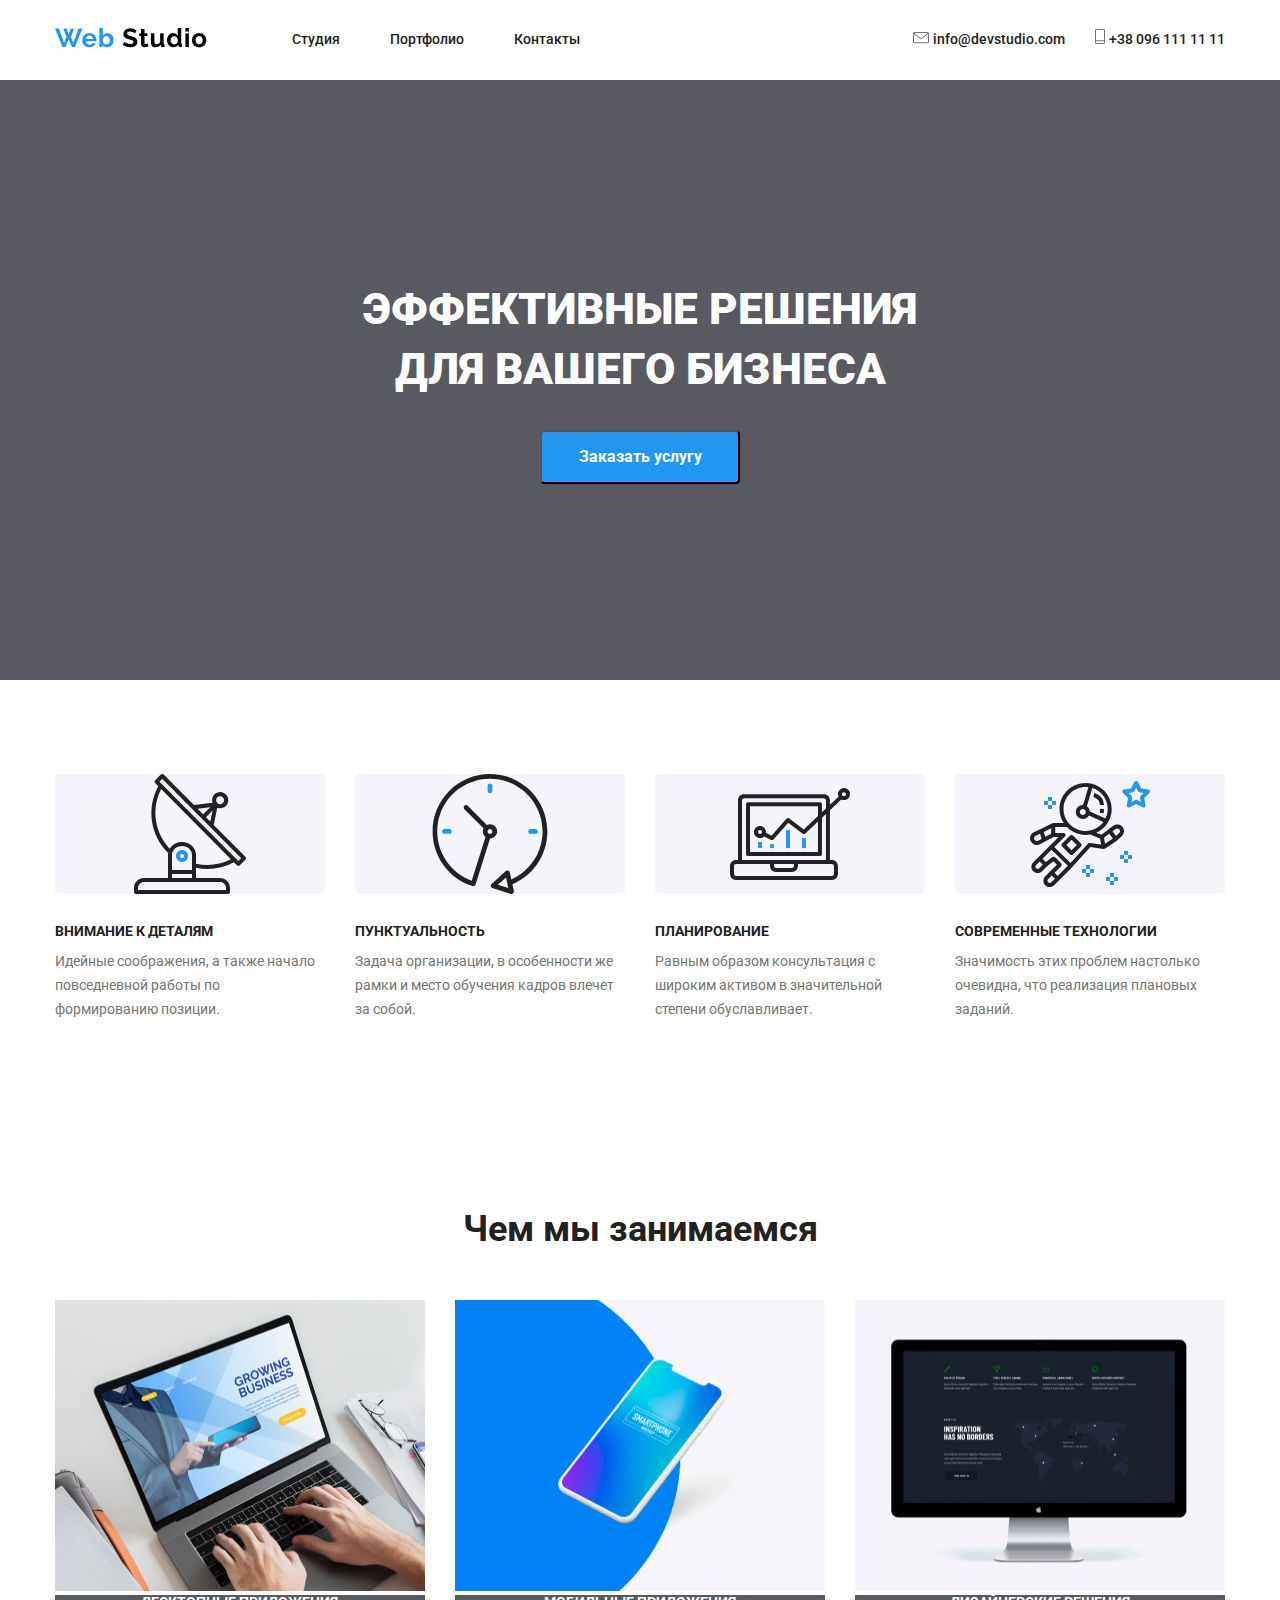
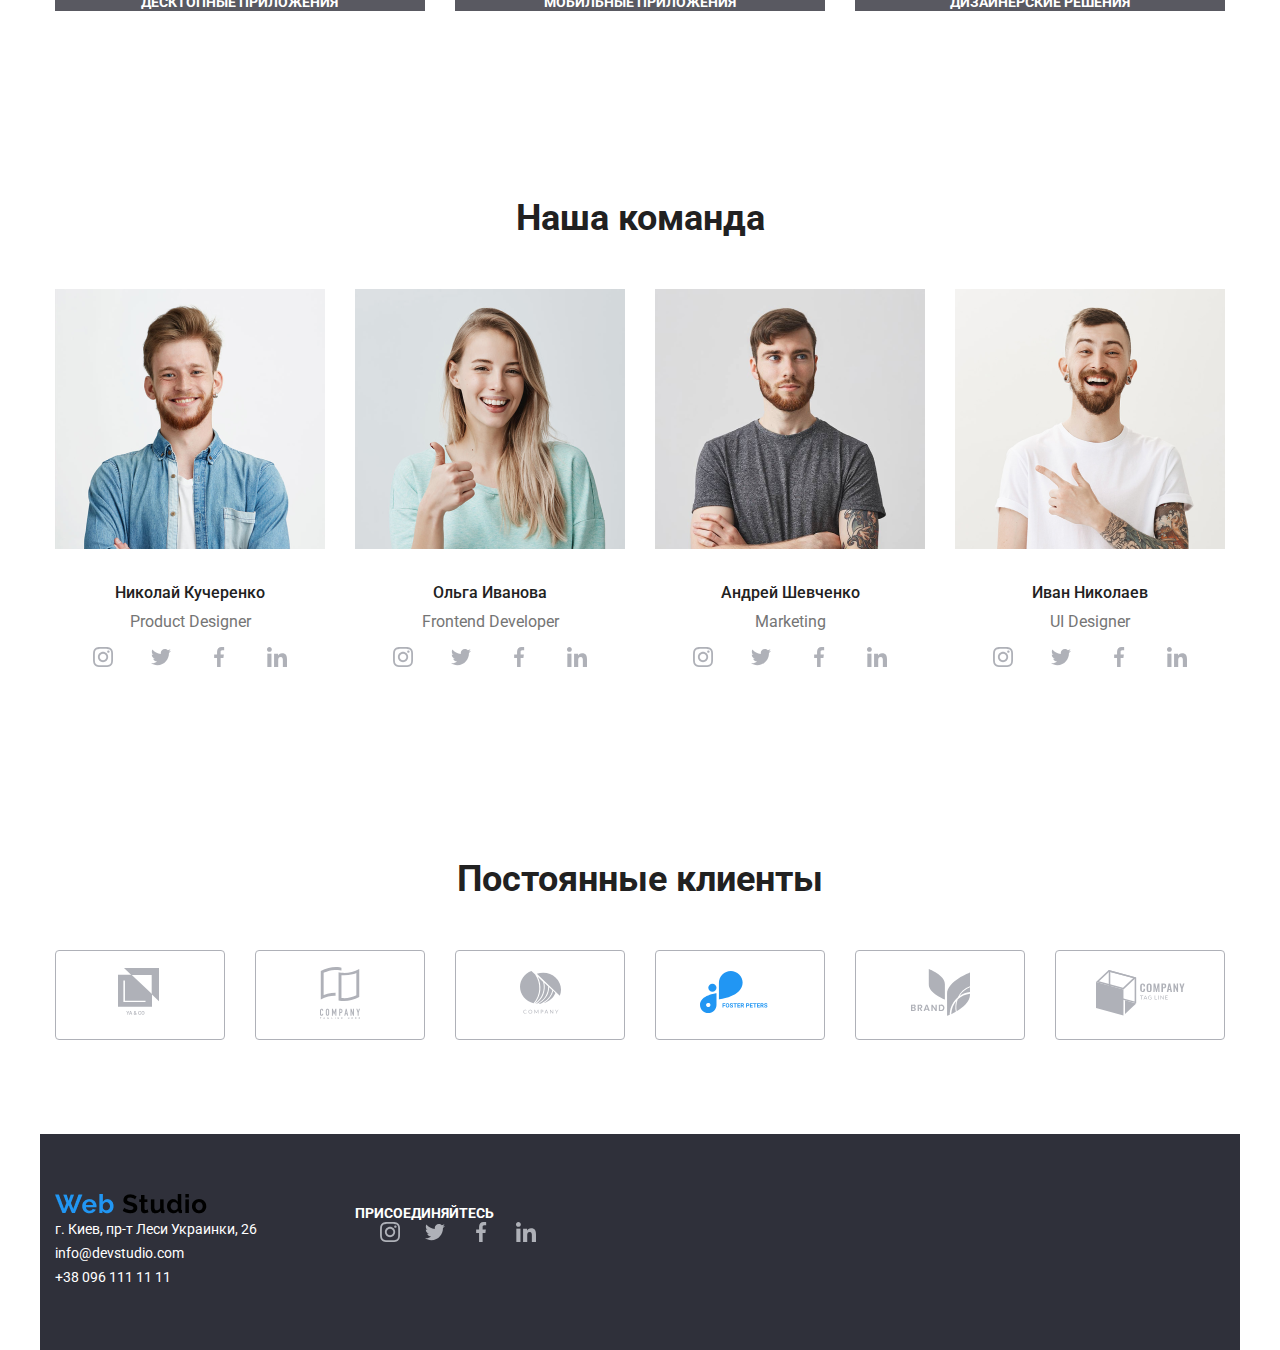
<file: index.html>
<!DOCTYPE html>
<html lang="ru">
  <head>
    <meta charset="UTF-8" />
    <meta name="viewport" content="width=device-width, initial-scale=1.0" />
    <title>Web Studio</title>
    <link
      href="https://fonts.googleapis.com/css2?family=Roboto:wght@400;500;700&display=swap"
      rel="stylesheet"
    />
    <link rel="stylesheet" href="./CSS/normalize.css" />
    <link rel="stylesheet" href="./CSS/styles.css" />
    <style>
      li {
        list-style-type: none;
      }
    </style>
  </head>
  <body>
    <!--НАВИГАЦИЯ/ЛОГО/КОНТАКТЫ-->
    <header class="header">
      <div class="main-nav container">
        <div class="main-list">
          <nav class="nav-menu">
            <a class="logo" href="./index.html" aria-label="Логотип">
              <img src="./Images/Logo/WebStudio.png" alt="Логотип" />
            </a>
            <ul class="nav-list">
              <li class="item">
                <a class="link" href="">Студия</a>
              </li>
              <li class="item">
                <a class="link" href="portfolio.html">Портфолио</a>
              </li>
              <li class="item">
                <a class="link" href="">Контакты</a>
              </li>
            </ul>
          </nav>
        </div>
        <div class="utils-menu">
          <ul class="utils">
            <li class="item">
              <img
                class="icon"
                src="./Images/Icons/mail.svg"
                alt="иконка почты"
              />
              <a class="link" href="mailto:info@devstudio.com"
                >info@devstudio.com</a
              >
            </li>
            <li class="item">
              <img
                class="icon"
                src="./Images/Icons/phone.svg"
                alt="иконка телефона"
              />
              <a class="link" href="tel:+380961111111">+38 096 111 11 11</a>
            </li>
          </ul>
        </div>
      </div>
    </header>
    <main>
      <!--HERO секция-->
      <section class="hero-box">
        <h1 class="hero-title">
          Эффективные решения <br />
          для вашего бизнеса
        </h1>
        <button type="button" class="btn">Заказать услугу</button>
      </section>
      <!--О НАС-->
      <section>
        <div class="container">
          <ul class="aboutus">
            <li class="list">
              <div class="image">
                <img src="./Images/Icons/antenna.svg" alt="Антенна" />
              </div>

              <h3 class="headline">Внимание к деталям</h3>
              <p class="text">
                Идейные соображения, а также начало повседневной работы по
                формированию позиции.
              </p>
            </li>
            <li class="list">
              <div class="image">
                <img src="./Images/Icons/clock.svg" alt="Часы" />
              </div>

              <h3 class="headline">Пунктуальность</h3>
              <p class="text">
                Задача организации, в особенности же рамки и место обучения
                кадров влечет за собой.
              </p>
            </li>
            <li class="list">
              <div class="image">
                <img src="./Images/Icons/diagram.svg" alt="Диаграмма" />
              </div>

              <h3 class="headline">Планирование</h3>
              <p class="text">
                Равным образом консультация с широким активом в значительной
                степени обуславливает.
              </p>
            </li>
            <li class="list">
              <div class="image">
                <img src="./Images/Icons/astronaut.svg" alt="Астронавт" />
              </div>
              <h3 class="headline">
                Современные технологии
              </h3>
              <p class="text">
                Значимость этих проблем настолько очевидна, что реализация
                плановых заданий.
              </p>
            </li>
          </ul>
        </div>
      </section>
      <!--Чем мы занимаемся-->
      <section class="container">
        <div>
          <h2 class="subtitle">Чем мы занимаемся</h2>
          <ul class="description">
            <li class="link">
              <img
                src="./Images/Foto/notebook.png"
                alt="ноутбук"
                width="370"
                height="291"
              />
              <p class="text">Десктопные приложения</p>
            </li>
            <li class="link">
              <img
                src="./Images/Foto/phone.png"
                alt="Мобильный телефон"
                width="370"
                height="291"
              />
              <p class="text">Мобильные приложения</p>
            </li>
            <li class="link">
              <img
                src="./Images/Foto/pc.png"
                alt="Персональный компьютер"
                width="370"
                height="291"
              />
              <p class="text">Дизайнерские решения</p>
            </li>
          </ul>
        </div>
      </section>
      <!--Наша команда-->
      <section class="container">
        <div class="team-main">
          <h2 class="subtitle">Наша команда</h2>
          <ul class="team">
            <li class="list">
              <img
                class="team-photo"
                src="./Images/Foto/img1.jpg"
                alt="Дизанер студии"
                width="270"
                height="260"
              />
              <h3 class="member">Николай Кучеренко</h3>
              <p class="position">Product Designer</p>
              <ul class="social-logo">
                <li class="items">
                  <a class="link" href="" lang="en">
                    <img
                      src="./Images/Logo/instagram.svg"
                      alt="Иконка инстаграмм"
                    />
                  </a>
                </li>
                <li class="">
                  <a class="" href="" lang="en">
                    <img src="./Images/Logo/twitter.svg" alt="Иконка твиттер" />
                  </a>
                </li>
                <li class="">
                  <a class="" href="" lang="en">
                    <img
                      src="./Images/Logo/facebook.svg"
                      alt="Иконка фэйсбук"
                    />
                  </a>
                </li>
                <li class="">
                  <a class="" href="" lang="en">
                    <img
                      src="./Images/Logo/linkedin.svg"
                      alt="Иконка линкедин"
                    />
                  </a>
                </li>
              </ul>
            </li>
            <li class="list">
              <img
                class="team-photo"
                src="./Images/Foto/img2.png"
                alt="Дизанер студии"
                width="270"
                height="260"
              />
              <h3 class="member">Ольга Иванова</h3>
              <p class="position">Frontend Developer</p>
              <ul class="social-logo">
                <li class="items">
                  <a class="link" href="" lang="en">
                    <img
                      src="./Images/Logo/instagram.svg"
                      alt="Иконка инстаграмм"
                    />
                  </a>
                </li>
                <li class="logo-items">
                  <a class="logo-link" href="" lang="en">
                    <img src="./Images/Logo/twitter.svg" alt="Иконка твиттер" />
                  </a>
                </li>
                <li class="logo-items">
                  <a class="logo-link" href="" lang="en">
                    <img
                      src="./Images/Logo/facebook.svg"
                      alt="Иконка фэйсбук"
                    />
                  </a>
                </li>
                <li class="logo-items">
                  <a class="logo-link" href="" lang="en">
                    <img
                      src="./Images/Logo/linkedin.svg"
                      alt="Иконка линкедин"
                    />
                  </a>
                </li>
              </ul>
            </li>
            <li class="list">
              <img
                class="team-photo"
                src="./Images/Foto/img3.png"
                alt="Сотрудник маркетинга"
                width="270"
                height="260"
              />
              <h3 class="member">Андрей Шевченко</h3>
              <p class="position">Marketing</p>
              <ul class="social-logo">
                <li class="logo-items">
                  <a class="logo-link" href="" lang="en">
                    <img
                      src="./Images/Logo/instagram.svg"
                      alt="Иконка инстаграмм"
                    />
                  </a>
                </li>
                <li class="logo-items">
                  <a class="logo-link" href="" lang="en">
                    <img src="./Images/Logo/twitter.svg" alt="Иконка твиттер" />
                  </a>
                </li>
                <li class="logo-items">
                  <a class="logo-link" href="" lang="en">
                    <img
                      src="./Images/Logo/facebook.svg"
                      alt="Иконка фэйсбук"
                    />
                  </a>
                </li>
                <li class="logo-items">
                  <a class="logo-link" href="" lang="en">
                    <img
                      src="./Images/Logo/linkedin.svg"
                      alt="Иконка линкедин"
                    />
                  </a>
                </li>
              </ul>
            </li>
            <li class="list">
              <img
                class="team-photo"
                src="./Images/Foto/img4.png"
                alt="Дизанер студии"
                width="270"
                height="260"
              />
              <h3 class="member">Иван Николаев</h3>
              <p class="position">UI Designer</p>
              <ul class="social-logo">
                <li class="logo-items">
                  <a class="logo-link" href="" lang="en">
                    <img
                      src="./Images/Logo/instagram.svg"
                      alt="Иконка инстаграмм"
                    />
                  </a>
                </li>
                <li class="logo-items">
                  <a class="logo-link" href="" lang="en">
                    <img src="./Images/Logo/twitter.svg" alt="Иконка твиттер" />
                  </a>
                </li>
                <li class="logo-items">
                  <a class="logo-link" href="" lang="en">
                    <img
                      src="./Images/Logo/facebook.svg"
                      alt="Иконка фэйсбук"
                    />
                  </a>
                </li>
                <li class="logo-items">
                  <a class="logo-link" href="" lang="en">
                    <img
                      src="./Images/Logo/linkedin.svg"
                      alt="Иконка линкедин"
                    />
                  </a>
                </li>
              </ul>
            </li>
          </ul>
        </div>
      </section>
      <!--Постоянные клиенты-->
      <section class="container">
        <div>
          <h2 class="subtitle">Постоянные клиенты</h2>
          <ul class="clients">
            <li class="list">
              <a href="">
                <img src="./Images/Logo/logo1.svg" alt="Логотип"
              /></a>
            </li>
            <li class="list">
              <a href=""><img src="./Images/Logo/logo2.svg" alt="Логотип" /></a>
            </li>
            <li class="list">
              <a href=""><img src="./Images/Logo/logo3.svg" alt="Логотип" /></a>
            </li>
            <li class="list">
              <a href=""><img src="./Images/Logo/logo4.svg" alt="Логотип" /></a>
            </li>
            <li class="list">
              <a href=""><img src="./Images/Logo/logo5.svg" alt="Логотип" /></a>
            </li>
            <li class="list">
              <a href=""><img src="./Images/Logo/logo6.svg" alt="Логотип" /></a>
            </li>
          </ul>
        </div>
      </section>
    </main>
    <footer class="footer container">
      <div class="footer-nav">
        <span class="logo-footer">
          <a href="./index.html" aria-label="Логотип">
            <img src="./Images/Logo/WebStudio.png" alt="Логотип" />
          </a>
        </span>
        <ul class="utils">
          <li class="list">
            <address>
              <a
                class="link"
                href="https://goo.gl/maps/ohNwmJK8hDvbEnQ19"
                target="_blank"
                >г. Киев, пр-т Леси Украинки, 26</a
              >
            </address>
          </li>
          <li>
            <address>
              <a class="link" href="mailto:info@devstudio.com"
                >info@devstudio.com</a
              >
            </address>
          </li>
          <li>
            <address>
              <a class="link" href="tel:+380961111111">+38 096 111 11 11</a>
            </address>
          </li>
        </ul>
      </div>
      <div class="footer-join">
        <p class="join">Присоединяйтесь</p>
        <ul class="social-logo">
          <li class="list">
            <a class="link" href="" lang="en">
              <img src="./Images/Logo/instagram.svg" alt="Иконка инстаграмм" />
            </a>
          </li>
          <li class="">
            <a class="link" href="" lang="en">
              <img src="./Images/Logo/twitter.svg" alt="Иконка твиттер" />
            </a>
          </li>
          <li class="">
            <a class="link" href="" lang="en">
              <img src="./Images/Logo/facebook.svg" alt="Иконка фэйсбук" />
            </a>
          </li>
          <li class="">
            <a class="link" href="" lang="en">
              <img src="./Images/Logo/linkedin.svg" alt="Иконка линкедин" />
            </a>
          </li>
        </ul>
      </div>
    </footer>
  </body>
</html>
</file>
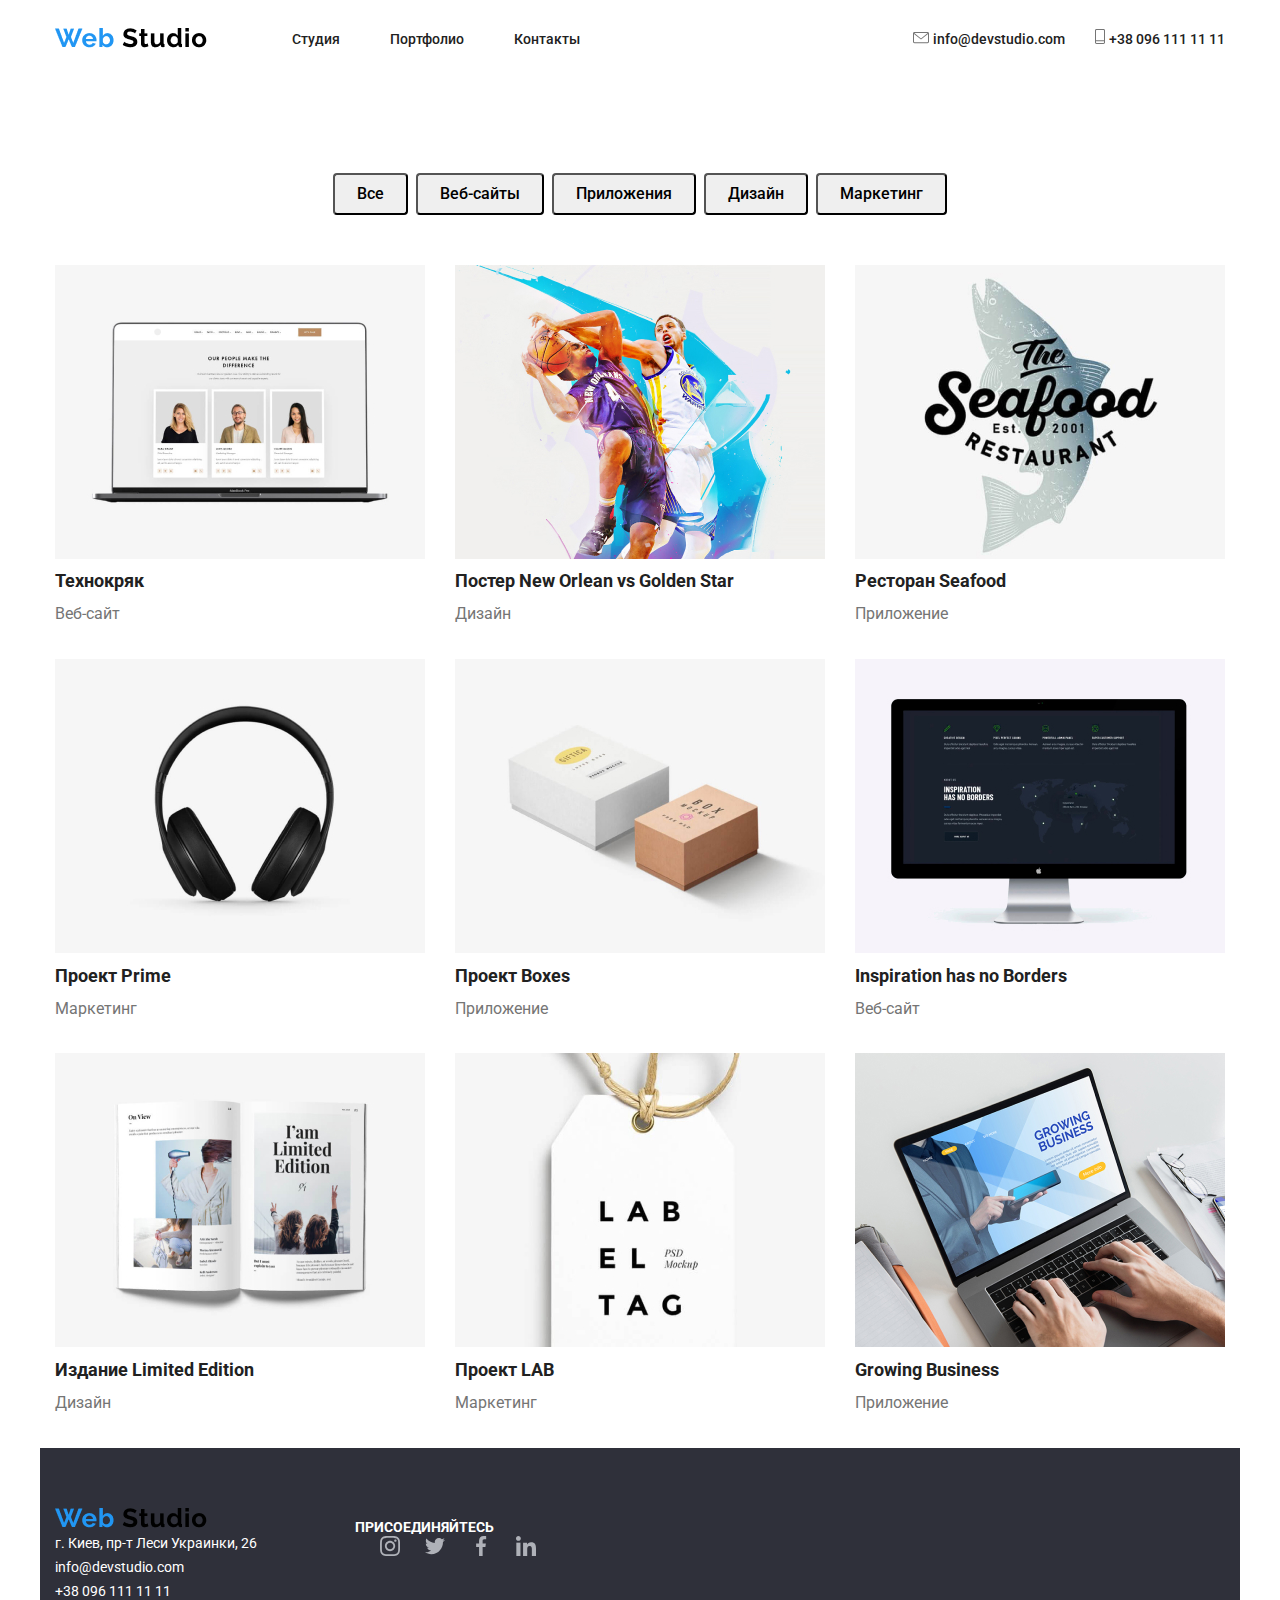
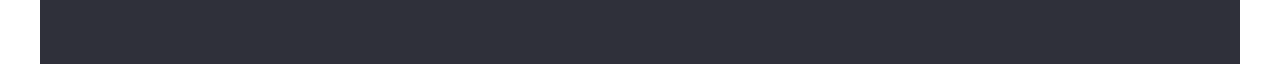
<file: portfolio.html>
<!DOCTYPE html>
<html lang="ru">
  <head>
    <meta charset="UTF-8" />
    <meta name="viewport" content="width=device-width, initial-scale=1.0" />
    <title>Web Studio</title>
    <link
      href="https://fonts.googleapis.com/css2?family=Roboto:wght@400;500;700&display=swap"
      rel="stylesheet"
    />
    <link rel="stylesheet" href="./CSS/normalize.css" />
    <link rel="stylesheet" href="./CSS/styles.css" />
    <style>
      li {
        list-style-type: none;
      }
    </style>
  </head>

  <body>
    <header class="header">
      <div class="main-nav container">
        <div class="main-list">
          <nav class="nav-menu">
            <a class="logo" href="./index.html" aria-label="Логотип">
              <img src="./Images/Logo/WebStudio.png" alt="Логотип" />
            </a>
            <ul class="nav-list">
              <li class="item">
                <a class="link" href="">Студия</a>
              </li>
              <li class="item">
                <a class="link" href="portfolio.html">Портфолио</a>
              </li>
              <li class="item">
                <a class="link" href="">Контакты</a>
              </li>
            </ul>
          </nav>
        </div>
        <div class="utils-menu">
          <ul class="utils">
            <li class="item">
              <img class="icon" src="./Images/Icons/mail.svg" alt="иконка почты" />
              <a class="link" href="mailto:info@devstudio.com">info@devstudio.com</a>
            </li>
            <li class="item">
              <img class="icon" src="./Images/Icons/phone.svg" alt="иконка телефона" />
              <a class="link" href="tel:+380961111111">+38 096 111 11 11</a>
            </li>
          </ul>
        </div>
      </div>
    </header>
    <main>
      <!--КНОПКИ НАВИГАЦИИ ПО ПОРТФОЛИО-->
       <ul class="nav-btn">
        <li class="list">
          <button type="button" class="btn-menu">Все</button>
        </li>
        <li class="list">
          <button type="button" class="btn-menu">
            Веб-сайты
          </button>
        </li>
        <li class="list">
          <button type="button" class="btn-menu">
            Приложения
          </button>
        </li>
        <li class="list">
          <button type="button" class="btn-menu">
            Дизайн
          </button>
        </li>
        <li class="list">
          <button type="button" class="btn-menu">
            Маркетинг
          </button>
        </li>
      </ul> 
      <!--ПРОЕКТЫ-->
      <section class="container">
        <div class="general">
         <ul class="projects">
          <li class="list">
            <a class="link" href="">
              <img
                src="./Images/Portfolio/First-picture.jpg"
                alt="Дизайн Веб-сайта"
                width="370"
                height="294"
            /></a>
            <h2 class="projects-title">Технокряк</h2>
            <p class="name">Веб-сайт</p>
            <!--<p class="info">
              Технокряк это современная площадка распространения коронавируса.
              Компании используют эту платформу для цифрового шпионажа и атак на
              защищённые сервера конкурентов.
            </p>-->
          </li>
          <li class="list">
            <a class="link" href="">
              <img
                src="./Images/Portfolio/Golden-Star.jpg"
                alt=""
                width="370"
                height="294"
            /></a>
            <h2 class="projects-title">Постер New Orlean vs Golden Star</h2>
            <p class="name">Дизайн</p>
          </li>
          <li class="list">
            <a class="link" href="">
              <img
                src="./Images/Portfolio/SeaFood-Restrant.jpg"
                alt=""
                width="370"
                height="294"
              />
            </a>
            <h2 class="projects-title">Ресторан Seafood</h2>
            <p class="name">Приложение</p>
          </li>
          <li class="list">
            <a class="link" href="">
              <img
                src="./Images/Portfolio/Ears.jpg"
                alt=""
                width="370"
                height="294"
            /></a>
            <h2 class="projects-title">Проект Prime</h2>
            <p class="name">Маркетинг</p>
          </li>
          <li class="list">
            <a class="link" href="">
              <img
                src="./Images/Portfolio/Boxes.jpg"
                alt=""
                width="370"
                height="294"
            /></a>
            <h2 class="projects-title">Проект Boxes</h2>
            <p class="name">Приложение</p>
          </li>
          <li class="list">
            <a class="link" href="">
              <img
                src="./Images/Portfolio/PC.jpg"
                alt=""
                width="370"
                height="294"
              />
            </a>
            <h2 class="projects-title">Inspiration has no Borders</h2>
            <p class="name">Веб-сайт</p>
          </li>
          <li class="list">
            <a class="link" href="">
              <img
                src="./Images/Portfolio/Magazine.jpg"
                alt=""
                width="370"
                height="294"
              />
            </a>
            <h2 class="projects-title">Издание Limited Edition</h2>
            <p class="name">Дизайн</p>
          </li>
          <li class="list">
            <a class="link" href="">
              <img
                src="./Images/Portfolio/LAB.jpg"
                alt=""
                width="370"
                height="294"
              />
            </a>
            <h2 class="projects-title">Проект LAB</h2>
            <p class="name">Маркетинг</p>
          </li>
          <li class="list">
            <a class="link" href="">
              <img
                src="./Images/Portfolio/Growing.jpg"
                alt=""
                width="370"
                height="294"
              />
            </a>
            <h2 class="projects-title">Growing Business</h2>
            <p class="name">Приложение</p>
          </li>
        </ul> 
        </div
      </section>
    </main>
    <footer class="footer container">
      <div class="footer-nav">
        <span class="logo-footer">
          <a href="./index.html" aria-label="Логотип">
            <img src="./Images/Logo/WebStudio.png" alt="Логотип" />
          </a>
        </span>
        <ul class="utils">
          <li class="list">
            <address>
              <a class="link" href="https://goo.gl/maps/ohNwmJK8hDvbEnQ19" target="_blank">г. Киев, пр-т Леси Украинки,
                26</a>
            </address>
          </li>
          <li>
            <address>
              <a class="link" href="mailto:info@devstudio.com">info@devstudio.com</a>
            </address>
          </li>
          <li>
            <address>
              <a class="link" href="tel:+380961111111">+38 096 111 11 11</a>
            </address>
          </li>
        </ul>
      </div>
      <div class="footer-join">
        <p class="join">Присоединяйтесь</p>
        <ul class="social-logo">
          <li class="list">
            <a class="link" href="" lang="en">
              <img src="./Images/Logo/instagram.svg" alt="Иконка инстаграмм" />
            </a>
          </li>
          <li class="">
            <a class="link" href="" lang="en">
              <img src="./Images/Logo/twitter.svg" alt="Иконка твиттер" />
            </a>
          </li>
          <li class="">
            <a class="link" href="" lang="en">
              <img src="./Images/Logo/facebook.svg" alt="Иконка фэйсбук" />
            </a>
          </li>
          <li class="">
            <a class="link" href="" lang="en">
              <img src="./Images/Logo/linkedin.svg" alt="Иконка линкедин" />
            </a>
          </li>
        </ul>
      </div>
    </footer>
  </body>
</html>
</file>
<file: CSS/styles.css>
html {
  box-sizing: border-box;
}

*,
*::before,
*::after {
  box-sizing: inherit;
  margin: 0;
  padding: 0;
}

li {
  margin: 0;
  padding: 0;
}

ul {
  padding: 0;
  margin: 0;
}
h1,
h2,
h3,
h4,
h5,
h6 {
  padding: 0;
  margin: 0;
}
.list {
  margin-top: 0;
  margin-bottom: 0;
  padding-left: 0;
  list-style: none;
}
:root {
  --primary-text-color: #757575;
  --primary-title-color: #212121;
  --accent-color: #2196f3;
  --primary-white-color: #ffffff;
  --footer-background-color: #2f303a;
  --secondary-white-color: #f5f4fa;
  --main-black-color: #000000;
  --footer-links-color: rgba (255, 255, 255, 0.6);
}

.container {
  width: 1200px;
  padding-left: 15px;
  padding-right: 15px;
  margin-left: auto;
  margin-right: auto;
}

/* НАВИГАЦИЯ ЛОГО/КОНТАКТЫ */
.main-nav {
  display: flex;
  justify-content: space-between;
}
.nav-menu {
  display: flex;
  align-items: center;
}
.nav-list {
  display: flex;
}
.utils-menu .utils {
  display: flex;
}
.logo {
  margin-right: 85px;
}
.nav-list .item .link,
.utils .item .link {
  display: inline-block;
  font-family: Roboto;
  font-style: normal;
  font-weight: 500;
  font-size: 14px;
  line-height: 1.14;
  color: var(--primary-title-color);
  text-decoration: none;
  padding-top: 32px;
  padding-bottom: 32px;
}
.nav-list .link:hover,
.nav-list .link:focus,
.utils .link:hover,
.utils .link:focus {
  color: var(--accent-color);
}
.utils .link {
  color: var(--primary-text-color);
}
.nav-list .item:not(:last-child) {
  margin-right: 50px;
}
.utils .item:not(:last-child) {
  margin-right: 30px;
}
/* HERO секция */

.hero-box {
  height: 600px;
  background: rgba(47, 48, 58, 0.8);
  text-align: center;
}
.hero-title {
  text-transform: uppercase;
  padding-top: 200px;
  font-family: Roboto;
  font-style: normal;
  font-weight: 900;
  font-size: 44px;
  line-height: 1.36;
  color: var(--primary-white-color);
  margin-bottom: 30px;
}
.btn {
  display: inline;
  padding: 10px 32px;
  min-width: 200px;
  font-family: Roboto;
  font-style: normal;
  font-weight: 700;
  font-size: 16px;
  line-height: 1.87;
  color: var(--primary-white-color);
  background: var(--accent-color);
  border-radius: 4px;
}
/* О НАС */
.headline,
.text,
.description .link {
  text-transform: uppercase;
  font-family: Roboto;
  font-style: normal;
  font-weight: 700;
  font-size: 14px;
  line-height: 1.14;
  color: var(--primary-title-color);
}
.text {
  text-transform: none;
  font-weight: 400;
  line-height: 1.71;
  color: var(--primary-text-color);
}
.aboutus {
  display: flex;
  padding-top: 94px;
  padding-bottom: 94px;
}
.aboutus .list .image {
  display: flex;
  justify-content: center;
  width: 270px;
  height: 120px;
  background: #f5f4fa;
  border-radius: 4px;
  margin-bottom: 30px;
}
.headline {
  margin-bottom: 10px;
}
.aboutus .list {
  width: calc((100% - 90px) / 4);
  margin-right: 30px;
}
/* Чем мы занимаемся */
.subtitle {
  font-family: Roboto;
  font-style: normal;
  font-weight: 700;
  font-size: 36px;
  line-height: 1.17;
  color: var(--primary-title-color);
  text-align: center;
  padding-top: 92px;
  padding-bottom: 50px;
}

.description {
  display: flex;
}
.description .link {
  width: calc((100% - 60px) / 3);
  margin-right: 30px;
  margin-bottom: 94px;
}
.description .link:nth-child(3n) {
  margin-right: 0;
}
.description .link .text {
  text-transform: uppercase;
  text-align: center;
  font-family: Roboto;
  font-style: normal;
  font-weight: 700;
  font-size: 14px;
  line-height: 1.14;
  color: var(--primary-white-color);
  background: rgba(47, 48, 58, 0.8);

  margin-top: 0;
}

/* Наша команда */
.member,
.position {
  font-family: Roboto;
  font-style: normal;
  font-weight: 500;
  font-size: 16px;
  line-height: 1.19;
  color: var(--primary-title-color);
  text-align: center;
}
.position {
  font-weight: 400;
  color: var(--primary-text-color);
  margin-bottom: 16px;
}
.member {
  margin-bottom: 10px;
}
.team-photo {
  margin-bottom: 30px;
}
.team {
  display: flex;
}
.team .list {
  width: calc ((100% - 90px) / 4);
}
.team-main {
  padding-bottom: 94px;
}
.team .list:not(:last-child) {
  margin-right: 30px;
}
.social-logo {
  display: flex;
  justify-content: space-evenly;
}
/* ПОСТОЯННЫЕ КЛИЕНТЫ */
.clients {
  display: flex;
  justify-content: center;
  padding-bottom: 94px;
}
.clients .list:not(:last-child) {
  margin-right: 30px;
}
.clients .list {
  display: flex;
  justify-content: center;
  align-items: center;
  width: 170px;
  height: 90px;
  border: 1px solid #afb1b8;
  border-radius: 4px;
}

/*ФУТЕР*/
.footer .utils .link {
  font-family: Roboto;
  font-style: normal;
  font-weight: 400;
  font-size: 14px;
  line-height: 1.71;
  color: var(--primary-white-color);
  text-decoration: none;
}
.join {
  text-transform: uppercase;
  padding-top: 0px;
  font-family: Roboto;
  font-style: normal;
  font-weight: 700;
  font-size: 14px;
  line-height: 1.14;
  color: var(--primary-white-color);
}

.footer {
  display: flex;
  align-content: center;
  background: #2f303a;
}
.footer-nav {
  min-width: 231px;
  padding-top: 60px;
  padding-bottom: 60px;
  margin-right: 69px;
}

.footer-join {
  min-width: 206px;
  padding-top: 72px;
}

/* CТРАНИЦА ПОРТФОЛИО */

.projects-title,
.name {
  font-family: Roboto;
  font-style: normal;
  font-weight: 700;
  font-size: 18px;
  line-height: 2;
  color: var(--primary-title-color);
}
.name {
  font-weight: 400;
  font-size: 16px;
  line-height: 1.87;
  color: var(--primary-text-color);
}
.nav-btn .btn-menu {
  font-family: Roboto;
  font-style: normal;
  font-weight: 500;
  font-size: 16px;
  line-height: 1.62;
  margin-top: 93px;
  margin-bottom: 50px;
}
.btn-menu {
  display: inline;
  border-radius: 4px;
  padding: 6px 22px;
  text-decoration: none;
  text-align: center;
}
.nav-btn .btn-menu:hover,
.nav-btn .btn-menu:focus {
  color: var(--primary-white-color);
  background: var(--accent-color);
}
.nav-btn {
  display: flex;
  justify-content: center;
}
.nav-btn .list:not(:last-child) {
  margin-right: 8px;
}
.general .projects {
  display: flex;
  flex-wrap: wrap;
}
.projects .list {
  width: calc ((100% - 60px) / 3);
  margin-right: 30px;
  margin-bottom: 30px;
}
.projects .list:nth-child(3n) {
  margin-right: 0;
}
</file>
